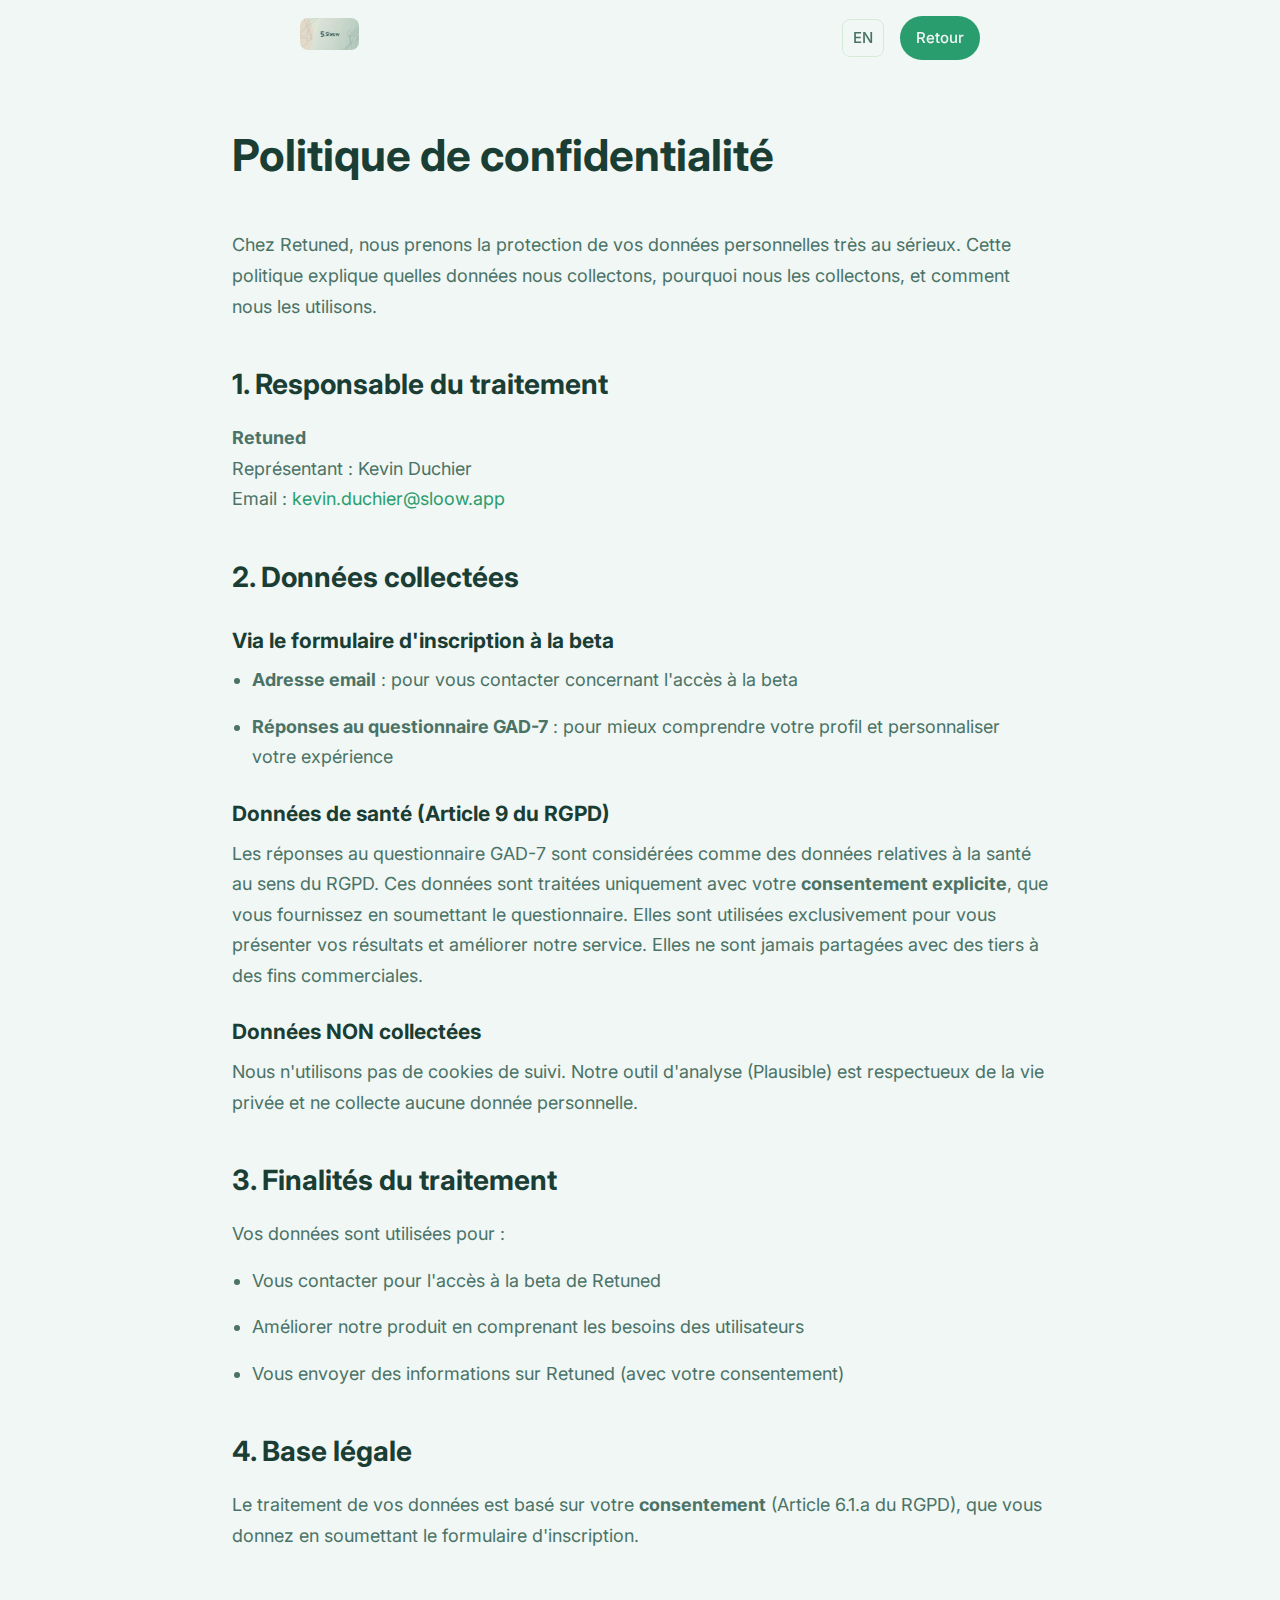
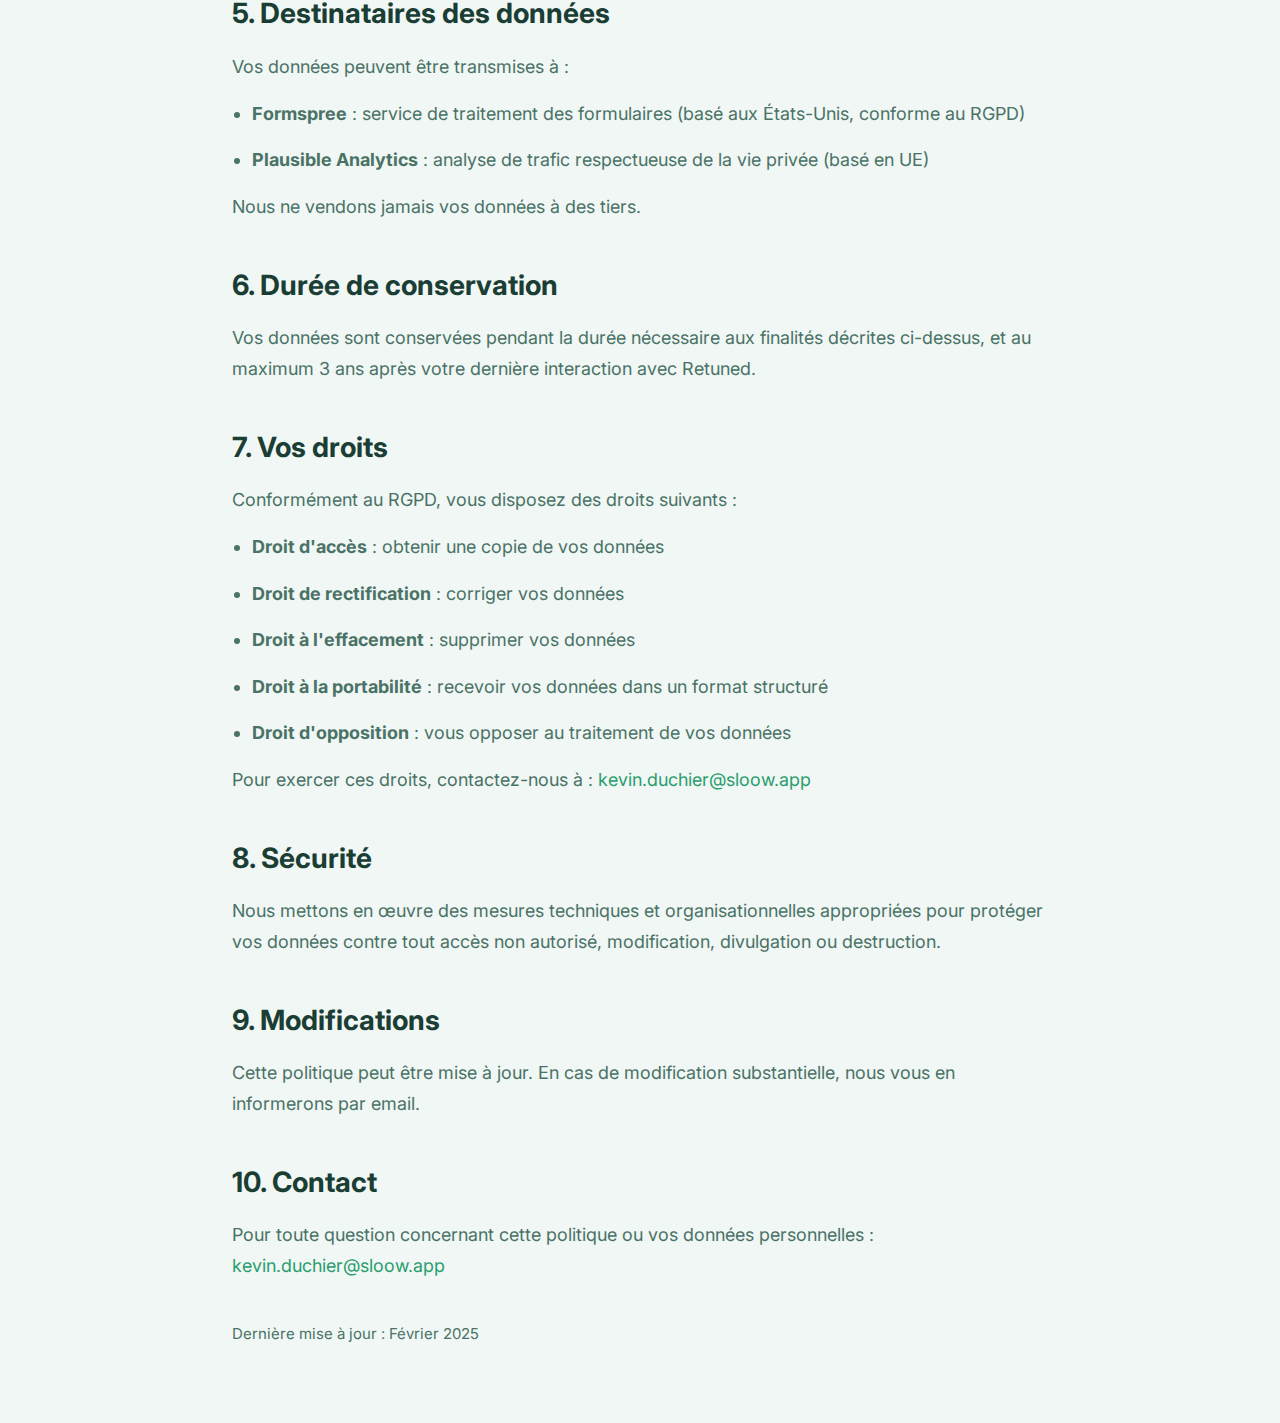
<file: confidentialite.html>
<!DOCTYPE html>
<html lang="fr">
<head>
    <meta charset="UTF-8">
    <meta name="viewport" content="width=device-width, initial-scale=1.0">
    <title>Politique de confidentialité — Retuned</title>
    <meta name="robots" content="noindex">
    <link rel="icon" type="image/svg+xml" href="assets/favicon.svg">
    <link rel="preconnect" href="https://fonts.googleapis.com">
    <link rel="preconnect" href="https://fonts.gstatic.com" crossorigin>
    <link href="https://fonts.googleapis.com/css2?family=Inter:wght@400;500;600&display=swap" rel="stylesheet">
    <link rel="stylesheet" href="styles.css">
    <style>
        .legal-page { padding: 120px 0 60px; min-height: 100vh; }
        .legal-page h1 { font-size: var(--font-size-2xl); margin-bottom: var(--spacing-lg); }
        .legal-page h2 { font-size: var(--font-size-xl); margin: var(--spacing-lg) 0 var(--spacing-sm); }
        .legal-page h3 { font-size: var(--font-size-lg); margin: var(--spacing-md) 0 var(--spacing-xs); }
        .legal-page p, .legal-page li { color: var(--color-text-muted); line-height: 1.7; margin-bottom: var(--spacing-sm); }
        .legal-page ul { padding-left: 20px; }
        .legal-page a { color: var(--color-primary); }
    </style>
</head>
<body>
    <nav class="nav">
        <div class="nav-container">
            <a href="/" class="logo">
                <img src="assets/logo-banner.jpg" alt="Retuned">
            </a>
            <div class="nav-right">
                <a href="/en/privacy.html" class="lang-switch" title="English version">EN</a>
                <a href="/" class="nav-cta">Retour</a>
            </div>
        </div>
    </nav>

    <section class="legal-page">
        <div class="container">
            <h1>Politique de confidentialité</h1>

            <p>
                Chez Retuned, nous prenons la protection de vos données personnelles très au sérieux. Cette politique explique quelles données nous collectons, pourquoi nous les collectons, et comment nous les utilisons.
            </p>

            <h2>1. Responsable du traitement</h2>
            <p>
                <strong>Retuned</strong><br>
                Représentant : Kevin Duchier<br>
                Email : <a href="mailto:kevin.duchier@sloow.app">kevin.duchier@sloow.app</a>
            </p>

            <h2>2. Données collectées</h2>

            <h3>Via le formulaire d'inscription à la beta</h3>
            <ul>
                <li><strong>Adresse email</strong> : pour vous contacter concernant l'accès à la beta</li>
                <li><strong>Réponses au questionnaire GAD-7</strong> : pour mieux comprendre votre profil et personnaliser votre expérience</li>
            </ul>

            <h3>Données de santé (Article 9 du RGPD)</h3>
            <p>
                Les réponses au questionnaire GAD-7 sont considérées comme des données relatives à la santé au sens du RGPD. Ces données sont traitées uniquement avec votre <strong>consentement explicite</strong>, que vous fournissez en soumettant le questionnaire. Elles sont utilisées exclusivement pour vous présenter vos résultats et améliorer notre service. Elles ne sont jamais partagées avec des tiers à des fins commerciales.
            </p>

            <h3>Données NON collectées</h3>
            <p>
                Nous n'utilisons pas de cookies de suivi. Notre outil d'analyse (Plausible) est respectueux de la vie privée et ne collecte aucune donnée personnelle.
            </p>

            <h2>3. Finalités du traitement</h2>
            <p>Vos données sont utilisées pour :</p>
            <ul>
                <li>Vous contacter pour l'accès à la beta de Retuned</li>
                <li>Améliorer notre produit en comprenant les besoins des utilisateurs</li>
                <li>Vous envoyer des informations sur Retuned (avec votre consentement)</li>
            </ul>

            <h2>4. Base légale</h2>
            <p>
                Le traitement de vos données est basé sur votre <strong>consentement</strong> (Article 6.1.a du RGPD), que vous donnez en soumettant le formulaire d'inscription.
            </p>

            <h2>5. Destinataires des données</h2>
            <p>Vos données peuvent être transmises à :</p>
            <ul>
                <li><strong>Formspree</strong> : service de traitement des formulaires (basé aux États-Unis, conforme au RGPD)</li>
                <li><strong>Plausible Analytics</strong> : analyse de trafic respectueuse de la vie privée (basé en UE)</li>
            </ul>
            <p>Nous ne vendons jamais vos données à des tiers.</p>

            <h2>6. Durée de conservation</h2>
            <p>
                Vos données sont conservées pendant la durée nécessaire aux finalités décrites ci-dessus, et au maximum 3 ans après votre dernière interaction avec Retuned.
            </p>

            <h2>7. Vos droits</h2>
            <p>Conformément au RGPD, vous disposez des droits suivants :</p>
            <ul>
                <li><strong>Droit d'accès</strong> : obtenir une copie de vos données</li>
                <li><strong>Droit de rectification</strong> : corriger vos données</li>
                <li><strong>Droit à l'effacement</strong> : supprimer vos données</li>
                <li><strong>Droit à la portabilité</strong> : recevoir vos données dans un format structuré</li>
                <li><strong>Droit d'opposition</strong> : vous opposer au traitement de vos données</li>
            </ul>
            <p>
                Pour exercer ces droits, contactez-nous à : <a href="mailto:kevin.duchier@sloow.app">kevin.duchier@sloow.app</a>
            </p>

            <h2>8. Sécurité</h2>
            <p>
                Nous mettons en œuvre des mesures techniques et organisationnelles appropriées pour protéger vos données contre tout accès non autorisé, modification, divulgation ou destruction.
            </p>

            <h2>9. Modifications</h2>
            <p>
                Cette politique peut être mise à jour. En cas de modification substantielle, nous vous en informerons par email.
            </p>

            <h2>10. Contact</h2>
            <p>
                Pour toute question concernant cette politique ou vos données personnelles :<br>
                <a href="mailto:kevin.duchier@sloow.app">kevin.duchier@sloow.app</a>
            </p>

            <p style="margin-top: var(--spacing-lg); font-size: var(--font-size-sm);">
                Dernière mise à jour : Février 2025
            </p>
        </div>
    </section>
</body>
</html>
</file>
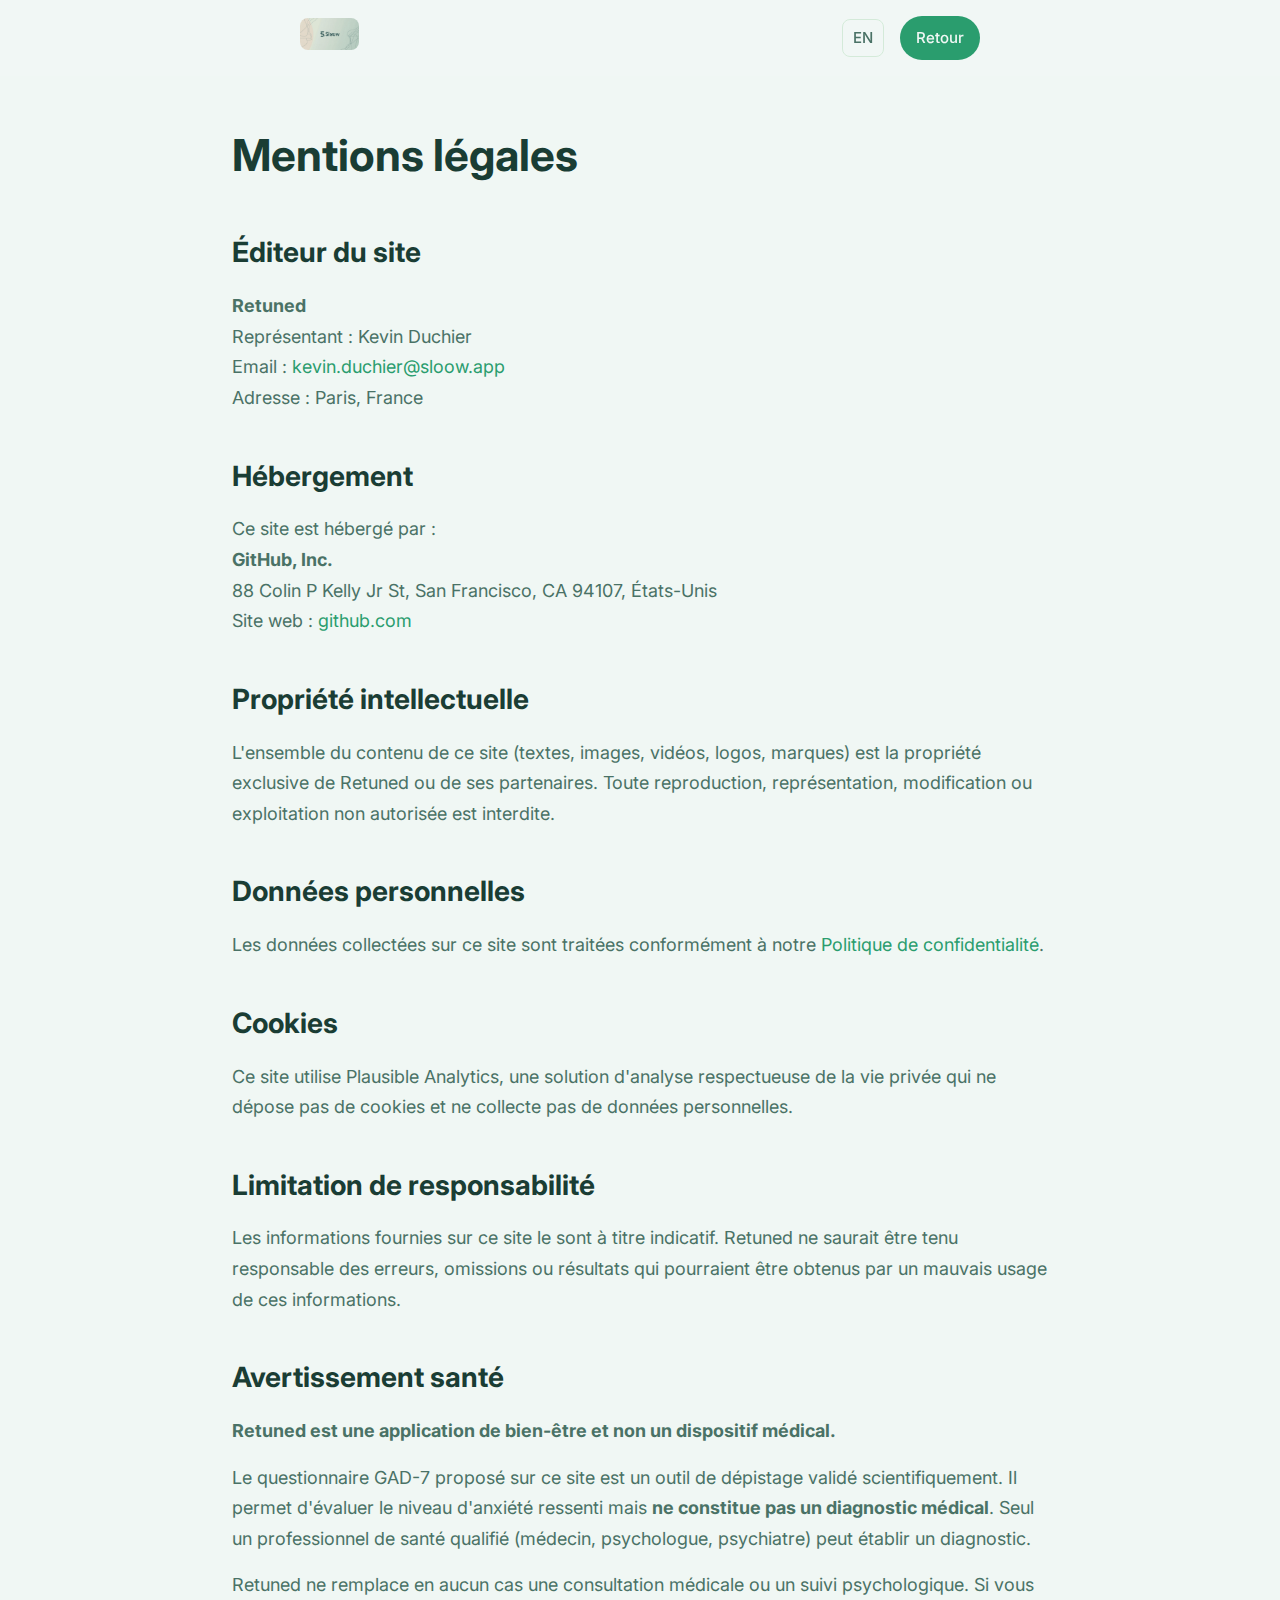
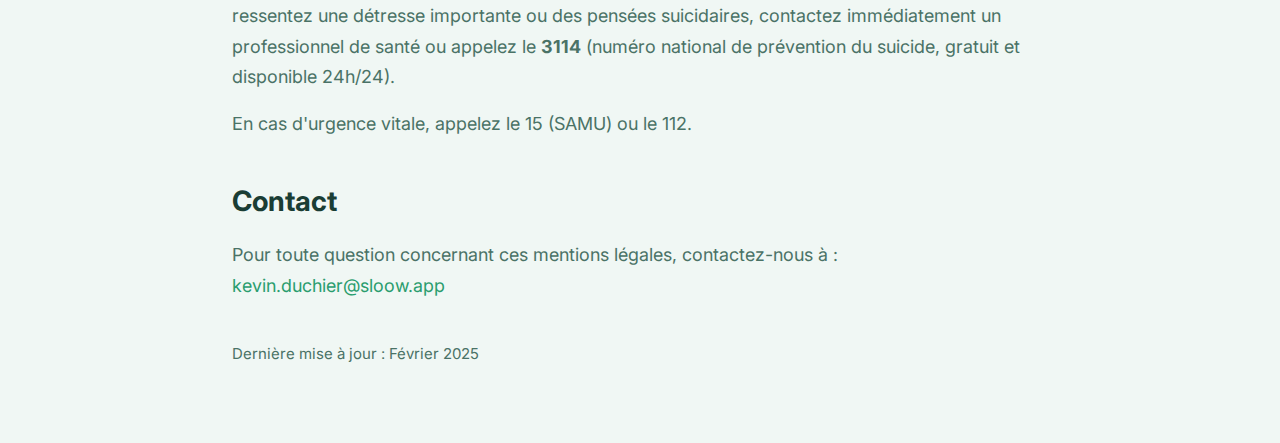
<file: mentions-legales.html>
<!DOCTYPE html>
<html lang="fr">
<head>
    <meta charset="UTF-8">
    <meta name="viewport" content="width=device-width, initial-scale=1.0">
    <title>Mentions légales — Retuned</title>
    <meta name="robots" content="noindex">
    <link rel="icon" type="image/svg+xml" href="assets/favicon.svg">
    <link rel="preconnect" href="https://fonts.googleapis.com">
    <link rel="preconnect" href="https://fonts.gstatic.com" crossorigin>
    <link href="https://fonts.googleapis.com/css2?family=Inter:wght@400;500;600&display=swap" rel="stylesheet">
    <link rel="stylesheet" href="styles.css">
    <style>
        .legal-page { padding: 120px 0 60px; min-height: 100vh; }
        .legal-page h1 { font-size: var(--font-size-2xl); margin-bottom: var(--spacing-lg); }
        .legal-page h2 { font-size: var(--font-size-xl); margin: var(--spacing-lg) 0 var(--spacing-sm); }
        .legal-page p, .legal-page li { color: var(--color-text-muted); line-height: 1.7; margin-bottom: var(--spacing-sm); }
        .legal-page ul { padding-left: 20px; }
        .legal-page a { color: var(--color-primary); }
    </style>
</head>
<body>
    <nav class="nav">
        <div class="nav-container">
            <a href="/" class="logo">
                <img src="assets/logo-banner.jpg" alt="Retuned">
            </a>
            <div class="nav-right">
                <a href="/en/legal.html" class="lang-switch" title="English version">EN</a>
                <a href="/" class="nav-cta">Retour</a>
            </div>
        </div>
    </nav>

    <section class="legal-page">
        <div class="container">
            <h1>Mentions légales</h1>

            <h2>Éditeur du site</h2>
            <p>
                <strong>Retuned</strong><br>
                Représentant : Kevin Duchier<br>
                Email : <a href="mailto:kevin.duchier@sloow.app">kevin.duchier@sloow.app</a><br>
                Adresse : Paris, France
            </p>

            <h2>Hébergement</h2>
            <p>
                Ce site est hébergé par :<br>
                <strong>GitHub, Inc.</strong><br>
                88 Colin P Kelly Jr St, San Francisco, CA 94107, États-Unis<br>
                Site web : <a href="https://github.com" target="_blank">github.com</a>
            </p>

            <h2>Propriété intellectuelle</h2>
            <p>
                L'ensemble du contenu de ce site (textes, images, vidéos, logos, marques) est la propriété exclusive de Retuned ou de ses partenaires. Toute reproduction, représentation, modification ou exploitation non autorisée est interdite.
            </p>

            <h2>Données personnelles</h2>
            <p>
                Les données collectées sur ce site sont traitées conformément à notre <a href="/confidentialite.html">Politique de confidentialité</a>.
            </p>

            <h2>Cookies</h2>
            <p>
                Ce site utilise Plausible Analytics, une solution d'analyse respectueuse de la vie privée qui ne dépose pas de cookies et ne collecte pas de données personnelles.
            </p>

            <h2>Limitation de responsabilité</h2>
            <p>
                Les informations fournies sur ce site le sont à titre indicatif. Retuned ne saurait être tenu responsable des erreurs, omissions ou résultats qui pourraient être obtenus par un mauvais usage de ces informations.
            </p>

            <h2>Avertissement santé</h2>
            <p>
                <strong>Retuned est une application de bien-être et non un dispositif médical.</strong>
            </p>
            <p>
                Le questionnaire GAD-7 proposé sur ce site est un outil de dépistage validé scientifiquement. Il permet d'évaluer le niveau d'anxiété ressenti mais <strong>ne constitue pas un diagnostic médical</strong>. Seul un professionnel de santé qualifié (médecin, psychologue, psychiatre) peut établir un diagnostic.
            </p>
            <p>
                Retuned ne remplace en aucun cas une consultation médicale ou un suivi psychologique. Si vous ressentez une détresse importante ou des pensées suicidaires, contactez immédiatement un professionnel de santé ou appelez le <strong>3114</strong> (numéro national de prévention du suicide, gratuit et disponible 24h/24).
            </p>
            <p>
                En cas d'urgence vitale, appelez le 15 (SAMU) ou le 112.
            </p>

            <h2>Contact</h2>
            <p>
                Pour toute question concernant ces mentions légales, contactez-nous à : <a href="mailto:kevin.duchier@sloow.app">kevin.duchier@sloow.app</a>
            </p>

            <p style="margin-top: var(--spacing-lg); font-size: var(--font-size-sm);">
                Dernière mise à jour : Février 2025
            </p>
        </div>
    </section>
</body>
</html>
</file>
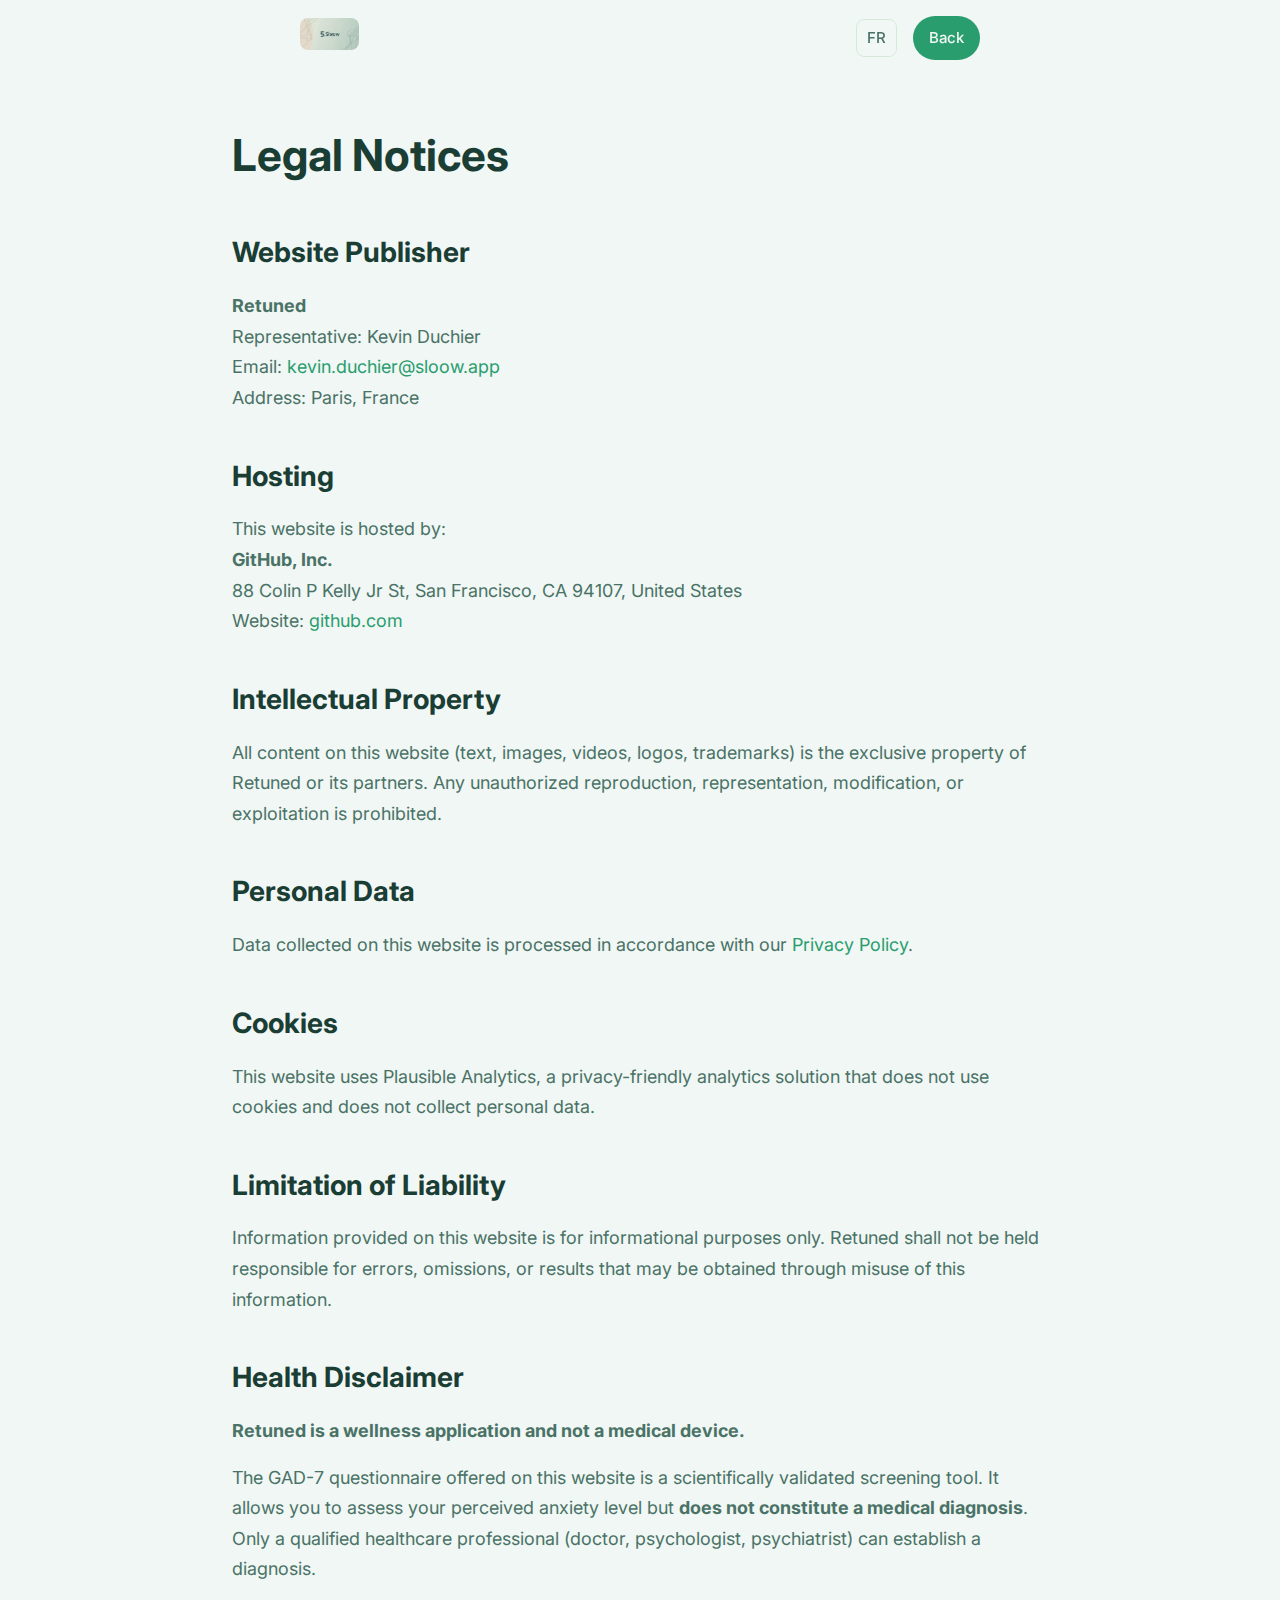
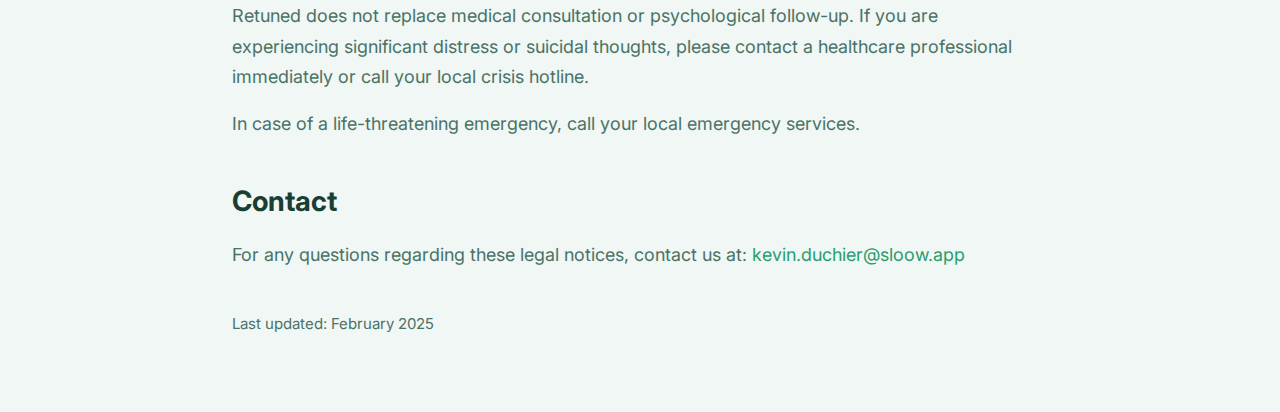
<file: en/legal.html>
<!DOCTYPE html>
<html lang="en">
<head>
    <meta charset="UTF-8">
    <meta name="viewport" content="width=device-width, initial-scale=1.0">
    <title>Legal Notices — Retuned</title>
    <meta name="robots" content="noindex">
    <link rel="icon" type="image/svg+xml" href="../assets/favicon.svg">
    <link rel="preconnect" href="https://fonts.googleapis.com">
    <link rel="preconnect" href="https://fonts.gstatic.com" crossorigin>
    <link href="https://fonts.googleapis.com/css2?family=Inter:wght@400;500;600&display=swap" rel="stylesheet">
    <link rel="stylesheet" href="../styles.css">
    <style>
        .legal-page { padding: 120px 0 60px; min-height: 100vh; }
        .legal-page h1 { font-size: var(--font-size-2xl); margin-bottom: var(--spacing-lg); }
        .legal-page h2 { font-size: var(--font-size-xl); margin: var(--spacing-lg) 0 var(--spacing-sm); }
        .legal-page p, .legal-page li { color: var(--color-text-muted); line-height: 1.7; margin-bottom: var(--spacing-sm); }
        .legal-page ul { padding-left: 20px; }
        .legal-page a { color: var(--color-primary); }
    </style>
</head>
<body>
    <nav class="nav">
        <div class="nav-container">
            <a href="/en/" class="logo">
                <img src="../assets/logo-banner.jpg" alt="Retuned">
            </a>
            <div class="nav-right">
                <a href="/mentions-legales.html" class="lang-switch" title="Version française">FR</a>
                <a href="/en/" class="nav-cta">Back</a>
            </div>
        </div>
    </nav>

    <section class="legal-page">
        <div class="container">
            <h1>Legal Notices</h1>

            <h2>Website Publisher</h2>
            <p>
                <strong>Retuned</strong><br>
                Representative: Kevin Duchier<br>
                Email: <a href="mailto:kevin.duchier@sloow.app">kevin.duchier@sloow.app</a><br>
                Address: Paris, France
            </p>

            <h2>Hosting</h2>
            <p>
                This website is hosted by:<br>
                <strong>GitHub, Inc.</strong><br>
                88 Colin P Kelly Jr St, San Francisco, CA 94107, United States<br>
                Website: <a href="https://github.com" target="_blank">github.com</a>
            </p>

            <h2>Intellectual Property</h2>
            <p>
                All content on this website (text, images, videos, logos, trademarks) is the exclusive property of Retuned or its partners. Any unauthorized reproduction, representation, modification, or exploitation is prohibited.
            </p>

            <h2>Personal Data</h2>
            <p>
                Data collected on this website is processed in accordance with our <a href="/en/privacy.html">Privacy Policy</a>.
            </p>

            <h2>Cookies</h2>
            <p>
                This website uses Plausible Analytics, a privacy-friendly analytics solution that does not use cookies and does not collect personal data.
            </p>

            <h2>Limitation of Liability</h2>
            <p>
                Information provided on this website is for informational purposes only. Retuned shall not be held responsible for errors, omissions, or results that may be obtained through misuse of this information.
            </p>

            <h2>Health Disclaimer</h2>
            <p>
                <strong>Retuned is a wellness application and not a medical device.</strong>
            </p>
            <p>
                The GAD-7 questionnaire offered on this website is a scientifically validated screening tool. It allows you to assess your perceived anxiety level but <strong>does not constitute a medical diagnosis</strong>. Only a qualified healthcare professional (doctor, psychologist, psychiatrist) can establish a diagnosis.
            </p>
            <p>
                Retuned does not replace medical consultation or psychological follow-up. If you are experiencing significant distress or suicidal thoughts, please contact a healthcare professional immediately or call your local crisis hotline.
            </p>
            <p>
                In case of a life-threatening emergency, call your local emergency services.
            </p>

            <h2>Contact</h2>
            <p>
                For any questions regarding these legal notices, contact us at: <a href="mailto:kevin.duchier@sloow.app">kevin.duchier@sloow.app</a>
            </p>

            <p style="margin-top: var(--spacing-lg); font-size: var(--font-size-sm);">
                Last updated: February 2025
            </p>
        </div>
    </section>
</body>
</html>
</file>
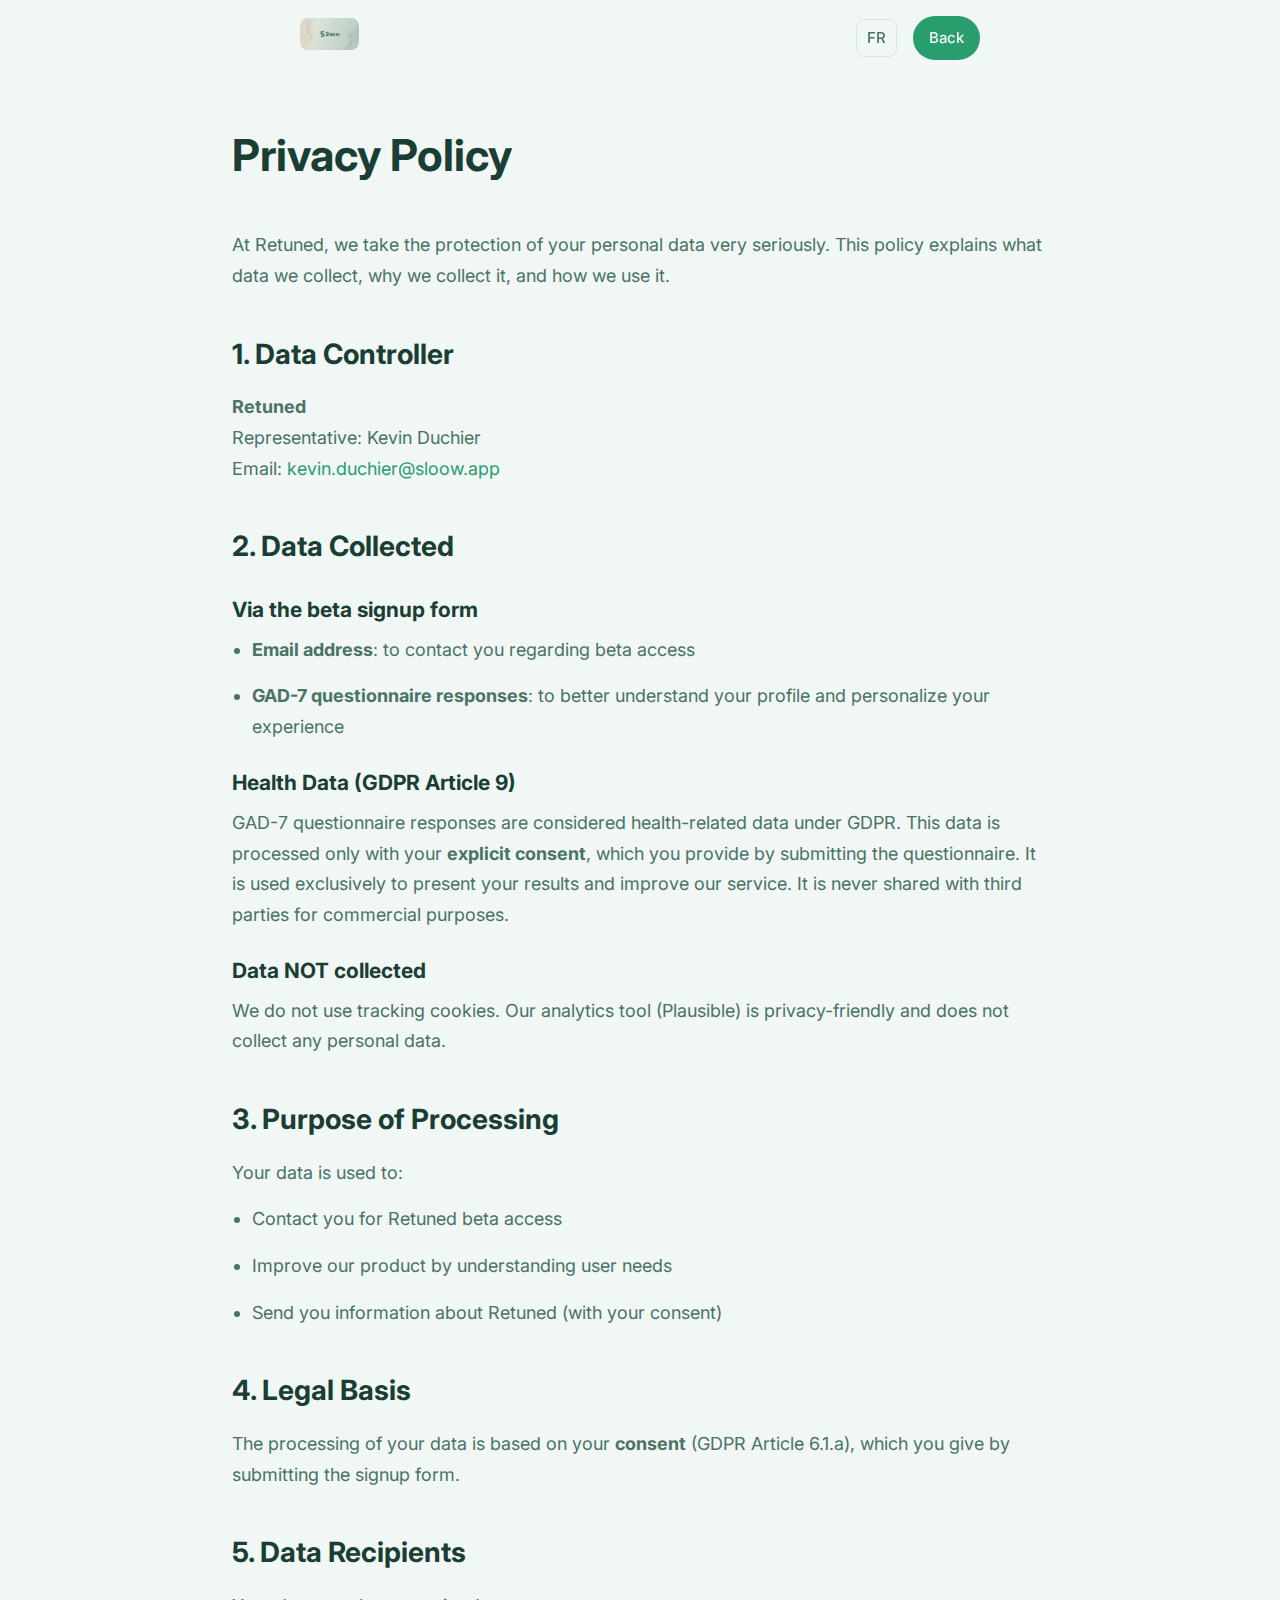
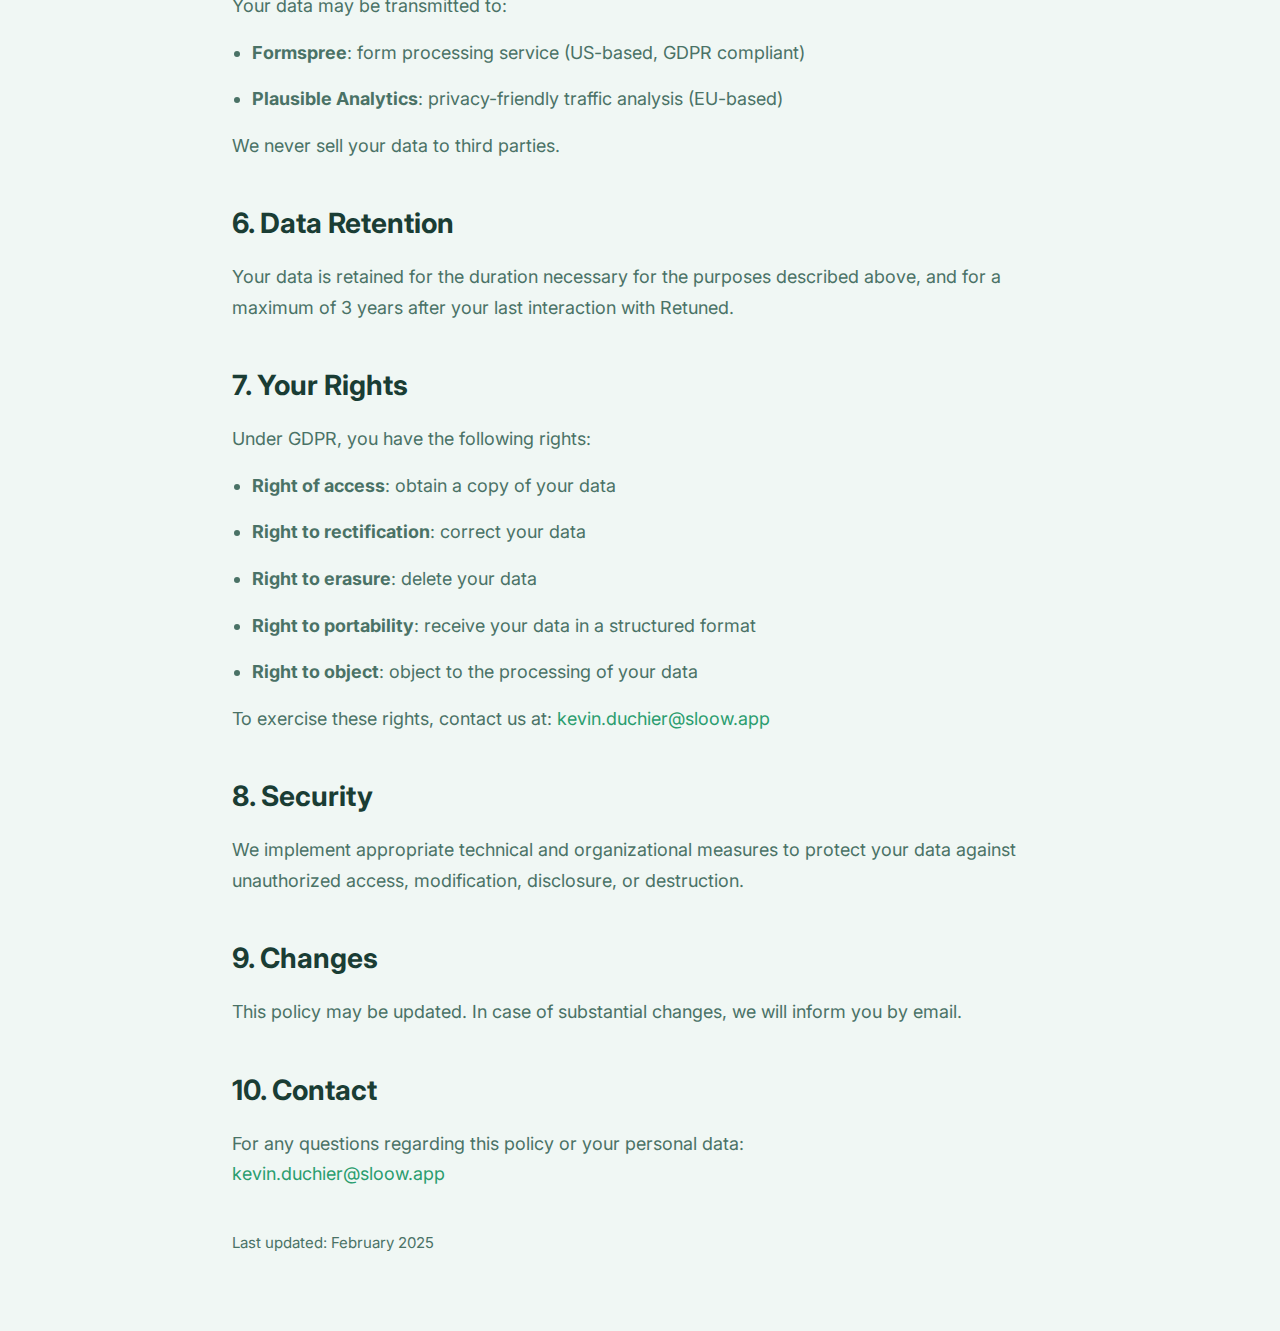
<file: en/privacy.html>
<!DOCTYPE html>
<html lang="en">
<head>
    <meta charset="UTF-8">
    <meta name="viewport" content="width=device-width, initial-scale=1.0">
    <title>Privacy Policy — Retuned</title>
    <meta name="robots" content="noindex">
    <link rel="icon" type="image/svg+xml" href="../assets/favicon.svg">
    <link rel="preconnect" href="https://fonts.googleapis.com">
    <link rel="preconnect" href="https://fonts.gstatic.com" crossorigin>
    <link href="https://fonts.googleapis.com/css2?family=Inter:wght@400;500;600&display=swap" rel="stylesheet">
    <link rel="stylesheet" href="../styles.css">
    <style>
        .legal-page { padding: 120px 0 60px; min-height: 100vh; }
        .legal-page h1 { font-size: var(--font-size-2xl); margin-bottom: var(--spacing-lg); }
        .legal-page h2 { font-size: var(--font-size-xl); margin: var(--spacing-lg) 0 var(--spacing-sm); }
        .legal-page h3 { font-size: var(--font-size-lg); margin: var(--spacing-md) 0 var(--spacing-xs); }
        .legal-page p, .legal-page li { color: var(--color-text-muted); line-height: 1.7; margin-bottom: var(--spacing-sm); }
        .legal-page ul { padding-left: 20px; }
        .legal-page a { color: var(--color-primary); }
    </style>
</head>
<body>
    <nav class="nav">
        <div class="nav-container">
            <a href="/en/" class="logo">
                <img src="../assets/logo-banner.jpg" alt="Retuned">
            </a>
            <div class="nav-right">
                <a href="/confidentialite.html" class="lang-switch" title="Version française">FR</a>
                <a href="/en/" class="nav-cta">Back</a>
            </div>
        </div>
    </nav>

    <section class="legal-page">
        <div class="container">
            <h1>Privacy Policy</h1>

            <p>
                At Retuned, we take the protection of your personal data very seriously. This policy explains what data we collect, why we collect it, and how we use it.
            </p>

            <h2>1. Data Controller</h2>
            <p>
                <strong>Retuned</strong><br>
                Representative: Kevin Duchier<br>
                Email: <a href="mailto:kevin.duchier@sloow.app">kevin.duchier@sloow.app</a>
            </p>

            <h2>2. Data Collected</h2>

            <h3>Via the beta signup form</h3>
            <ul>
                <li><strong>Email address</strong>: to contact you regarding beta access</li>
                <li><strong>GAD-7 questionnaire responses</strong>: to better understand your profile and personalize your experience</li>
            </ul>

            <h3>Health Data (GDPR Article 9)</h3>
            <p>
                GAD-7 questionnaire responses are considered health-related data under GDPR. This data is processed only with your <strong>explicit consent</strong>, which you provide by submitting the questionnaire. It is used exclusively to present your results and improve our service. It is never shared with third parties for commercial purposes.
            </p>

            <h3>Data NOT collected</h3>
            <p>
                We do not use tracking cookies. Our analytics tool (Plausible) is privacy-friendly and does not collect any personal data.
            </p>

            <h2>3. Purpose of Processing</h2>
            <p>Your data is used to:</p>
            <ul>
                <li>Contact you for Retuned beta access</li>
                <li>Improve our product by understanding user needs</li>
                <li>Send you information about Retuned (with your consent)</li>
            </ul>

            <h2>4. Legal Basis</h2>
            <p>
                The processing of your data is based on your <strong>consent</strong> (GDPR Article 6.1.a), which you give by submitting the signup form.
            </p>

            <h2>5. Data Recipients</h2>
            <p>Your data may be transmitted to:</p>
            <ul>
                <li><strong>Formspree</strong>: form processing service (US-based, GDPR compliant)</li>
                <li><strong>Plausible Analytics</strong>: privacy-friendly traffic analysis (EU-based)</li>
            </ul>
            <p>We never sell your data to third parties.</p>

            <h2>6. Data Retention</h2>
            <p>
                Your data is retained for the duration necessary for the purposes described above, and for a maximum of 3 years after your last interaction with Retuned.
            </p>

            <h2>7. Your Rights</h2>
            <p>Under GDPR, you have the following rights:</p>
            <ul>
                <li><strong>Right of access</strong>: obtain a copy of your data</li>
                <li><strong>Right to rectification</strong>: correct your data</li>
                <li><strong>Right to erasure</strong>: delete your data</li>
                <li><strong>Right to portability</strong>: receive your data in a structured format</li>
                <li><strong>Right to object</strong>: object to the processing of your data</li>
            </ul>
            <p>
                To exercise these rights, contact us at: <a href="mailto:kevin.duchier@sloow.app">kevin.duchier@sloow.app</a>
            </p>

            <h2>8. Security</h2>
            <p>
                We implement appropriate technical and organizational measures to protect your data against unauthorized access, modification, disclosure, or destruction.
            </p>

            <h2>9. Changes</h2>
            <p>
                This policy may be updated. In case of substantial changes, we will inform you by email.
            </p>

            <h2>10. Contact</h2>
            <p>
                For any questions regarding this policy or your personal data:<br>
                <a href="mailto:kevin.duchier@sloow.app">kevin.duchier@sloow.app</a>
            </p>

            <p style="margin-top: var(--spacing-lg); font-size: var(--font-size-sm);">
                Last updated: February 2025
            </p>
        </div>
    </section>
</body>
</html>
</file>
<file: styles.css>
/* ===== Variables - Retuned Brand Colors (Fresh Greens) ===== */
:root {
    --color-bg: #f0f7f4;
    --color-bg-elevated: #ffffff;
    --color-bg-sage: #d4ead9;
    --color-text: #1a3d34;
    --color-text-muted: #4a7266;
    --color-primary: #2a9d6e;
    --color-primary-light: #3eb382;
    --color-accent: #a8e6cf;
    --color-accent-dark: #7dd3ae;
    --color-line: #2a9d6e;

    --font-family: 'Inter', -apple-system, BlinkMacSystemFont, sans-serif;

    /* Mobile-first font sizes - 4 sizes max for consistency */
    --font-size-base: 17px;
    --font-size-sm: 15px;
    --font-size-lg: 20px;
    --font-size-xl: 24px;
    --font-size-2xl: 30px;

    /* 8-point grid spacing system */
    --spacing-xs: 8px;
    --spacing-sm: 16px;
    --spacing-md: 24px;
    --spacing-lg: 40px;
    --spacing-xl: 56px;
    --spacing-2xl: 80px;

    /* Line heights - more breathing room */
    --line-height-tight: 1.3;
    --line-height-base: 1.65;
    --line-height-relaxed: 1.75;

    /* Max width for readable text (45-75 characters) */
    --text-max-width: 60ch;

    --radius-sm: 8px;
    --radius-md: 12px;
    --radius-lg: 20px;
    --radius-full: 9999px;

    --transition: 0.3s ease;
}

/* ===== Reset ===== */
*, *::before, *::after {
    box-sizing: border-box;
    margin: 0;
    padding: 0;
}

html {
    scroll-behavior: smooth;
    -webkit-text-size-adjust: 100%;
}

body {
    font-family: var(--font-family);
    font-size: var(--font-size-base);
    line-height: 1.6;
    color: var(--color-text);
    background-color: var(--color-bg);
    -webkit-font-smoothing: antialiased;
    padding-bottom: 80px; /* Space for mobile sticky CTA */
}

a {
    color: inherit;
    text-decoration: none;
}

img {
    max-width: 100%;
    height: auto;
}

/* ===== Layout ===== */
.container {
    max-width: 720px;
    margin: 0 auto;
    padding: 0 24px;
}

/* Text container for optimal line length */
.text-content {
    max-width: var(--text-max-width);
    margin-left: auto;
    margin-right: auto;
}

/* ===== Navigation ===== */
.nav {
    position: fixed;
    top: 0;
    left: 0;
    right: 0;
    z-index: 100;
    padding: var(--spacing-sm) 0;
    background: rgba(240, 247, 244, 0.95);
    backdrop-filter: blur(20px);
    -webkit-backdrop-filter: blur(20px);
}

.nav-container {
    max-width: 720px;
    margin: 0 auto;
    padding: 0 20px;
    display: flex;
    justify-content: space-between;
    align-items: center;
}

.logo img {
    height: 32px;
    width: auto;
    border-radius: var(--radius-sm);
}

.nav-cta {
    font-size: var(--font-size-sm);
    font-weight: 500;
    padding: 10px 16px;
    border-radius: var(--radius-full);
    background: var(--color-primary);
    color: var(--color-bg);
    transition: opacity var(--transition);
}

.nav-cta:hover {
    opacity: 0.9;
}

/* ===== Section Labels ===== */
.section-label {
    display: inline-block;
    font-size: var(--font-size-sm);
    font-weight: 500;
    text-transform: uppercase;
    letter-spacing: 0.08em;
    color: var(--color-text-muted);
    margin-bottom: var(--spacing-sm);
}

/* ===== Hero ===== */
.hero {
    min-height: 100svh;
    min-height: 100vh; /* Fallback */
    display: flex;
    align-items: center;
    padding: 88px 0 var(--spacing-lg);
    position: relative;
    overflow: hidden;
    background: linear-gradient(180deg, var(--color-bg) 0%, var(--color-bg-sage) 100%);
}

.hero .container {
    display: flex;
    flex-direction: column;
    gap: var(--spacing-md);
}

.hero-content {
    text-align: center;
    max-width: var(--text-max-width);
    margin: 0 auto;
}

.hero-eyebrow {
    display: inline-block;
    font-size: var(--font-size-sm);
    font-weight: 600;
    text-transform: uppercase;
    letter-spacing: 0.08em;
    color: var(--color-primary);
    background: var(--color-accent);
    padding: 6px 12px;
    border-radius: var(--radius-full);
    margin-bottom: var(--spacing-sm);
}

/* Scarcity Badge */
.scarcity-badge {
    display: inline-flex;
    align-items: center;
    gap: 8px;
    background: rgba(42, 157, 110, 0.1);
    border: 1px solid rgba(42, 157, 110, 0.3);
    padding: 8px 16px;
    border-radius: var(--radius-full);
    margin-bottom: var(--spacing-sm);
    font-size: var(--font-size-sm);
    color: var(--color-text);
}

.scarcity-dot {
    width: 8px;
    height: 8px;
    background: #e74c3c;
    border-radius: 50%;
    animation: pulse-dot 2s ease-in-out infinite;
}

@keyframes pulse-dot {
    0%, 100% { opacity: 1; }
    50% { opacity: 0.4; }
}

.scarcity-text strong {
    color: var(--color-primary);
    font-weight: 700;
}

.hero h1 {
    font-size: var(--font-size-2xl);
    font-weight: 600;
    line-height: var(--line-height-tight);
    letter-spacing: -0.02em;
    margin-bottom: var(--spacing-sm);
    color: var(--color-text);
}

.hero .highlight {
    display: block;
    color: var(--color-text-muted);
    font-weight: 500;
    margin-top: 4px;
}

.hero-subtitle {
    font-size: var(--font-size-base);
    color: var(--color-text-muted);
    line-height: var(--line-height-relaxed);
    margin-bottom: var(--spacing-sm);
}

.hero-cta {
    display: inline-block;
    padding: 16px 32px;
    font-size: var(--font-size-base);
    font-weight: 600;
    color: var(--color-bg);
    background: var(--color-primary);
    border-radius: var(--radius-md);
    transition: transform var(--transition), opacity var(--transition);
}

.hero-cta:hover {
    opacity: 0.9;
    transform: translateY(-2px);
}

.hero-visual {
    position: relative;
    display: flex;
    align-items: center;
    justify-content: center;
    height: 200px;
    width: 100%;
    order: -1;
}

/* Pulse Animation with Ricochets */
.pulse-center {
    position: absolute;
    top: 50%;
    left: 50%;
    transform: translate(-50%, -50%);
}

.pulse-ring {
    position: absolute;
    width: 120px;
    height: 120px;
    top: 50%;
    left: 50%;
    transform: translate(-50%, -50%);
    border-radius: 50%;
    border: 2px solid var(--color-primary);
    opacity: 0;
    animation: pulse 6s ease-out infinite;
}

.pulse-ring.small {
    width: 80px;
    height: 80px;
    border-width: 1.5px;
}

.pulse-ring.tiny {
    width: 50px;
    height: 50px;
    border-width: 1px;
}

.pulse-ring.delay-1 { animation-delay: 2s; }
.pulse-ring.delay-2 { animation-delay: 4s; }

@keyframes pulse {
    0% {
        transform: translate(-50%, -50%) scale(0.5);
        opacity: 0.6;
    }
    100% {
        transform: translate(-50%, -50%) scale(2.5);
        opacity: 0;
    }
}

/* Ricochet positions - varied timing for organic feel */
.ricochet-1 {
    top: 15%;
    left: 72%;
    animation: ricochet-appear 8s ease-out infinite;
    animation-delay: 1.2s;
}

.ricochet-2 {
    top: 78%;
    left: 22%;
    animation: ricochet-appear 9s ease-out infinite;
    animation-delay: 2.8s;
}

.ricochet-3 {
    top: 65%;
    left: 85%;
    animation: ricochet-appear 7s ease-out infinite;
    animation-delay: 0.5s;
}

.ricochet-4 {
    top: 25%;
    left: 15%;
    animation: ricochet-appear 10s ease-out infinite;
    animation-delay: 4.2s;
}

.ricochet-5 {
    top: 85%;
    left: 65%;
    animation: ricochet-appear 8.5s ease-out infinite;
    animation-delay: 3.5s;
}

.ricochet-1 .pulse-ring,
.ricochet-2 .pulse-ring,
.ricochet-3 .pulse-ring,
.ricochet-4 .pulse-ring,
.ricochet-5 .pulse-ring {
    animation-delay: 0s;
}

.ricochet-1 .pulse-ring.delay-1 { animation-delay: 1.2s; }
.ricochet-2 .pulse-ring.delay-1 { animation-delay: 0.8s; }

@keyframes ricochet-appear {
    0%, 15% { opacity: 0; }
    20%, 85% { opacity: 1; }
    100% { opacity: 0; }
}

/* ===== Form Note ===== */
.form-note {
    font-size: var(--font-size-sm);
    color: var(--color-text-muted);
    margin-top: var(--spacing-xs);
    text-align: center;
    line-height: var(--line-height-base);
}

/* ===== Validation Section ===== */
.validation {
    padding: var(--spacing-xl) 0 var(--spacing-lg) 0;
    background: var(--color-bg-elevated);
}

.validation h2 {
    font-size: var(--font-size-xl);
    font-weight: 600;
    line-height: var(--line-height-tight);
    margin-bottom: var(--spacing-md);
    text-align: center;
    max-width: var(--text-max-width);
    margin-left: auto;
    margin-right: auto;
}

.symptom-cards {
    display: flex;
    flex-direction: column;
    gap: var(--spacing-sm);
    margin-bottom: var(--spacing-md);
}

.symptom-card {
    background: var(--color-bg);
    padding: var(--spacing-sm);
    border-radius: var(--radius-md);
    border-left: 3px solid var(--color-primary);
}

.symptom-card p {
    font-size: var(--font-size-base);
    color: var(--color-text);
    line-height: var(--line-height-base);
    margin: 0;
}

.validation-conclusion {
    text-align: center;
    font-size: var(--font-size-base);
    line-height: var(--line-height-base);
    color: var(--color-text-muted);
    max-width: var(--text-max-width);
    margin: 0 auto;
}

.validation-conclusion strong {
    color: var(--color-text);
    display: block;
    margin-top: var(--spacing-xs);
}

/* ===== App Preview Section ===== */
.app-preview {
    padding: var(--spacing-lg) 0;
    background: var(--color-bg);
}

.app-preview-content {
    display: flex;
    flex-direction: column;
    gap: var(--spacing-md);
    align-items: center;
}

.app-preview-text {
    text-align: center;
    max-width: var(--text-max-width);
}

.app-preview-text h2 {
    font-size: var(--font-size-xl);
    font-weight: 600;
    line-height: var(--line-height-tight);
    margin-bottom: var(--spacing-xs);
}

.app-preview-text p {
    color: var(--color-text-muted);
    margin-bottom: var(--spacing-sm);
    line-height: var(--line-height-base);
}

.app-features {
    list-style: none;
    display: flex;
    flex-direction: column;
    gap: 8px;
    text-align: left;
    max-width: 300px;
    margin: 0 auto;
}

.app-features li {
    display: flex;
    align-items: center;
    gap: 10px;
    font-size: var(--font-size-sm);
}

.app-features li::before {
    content: "✓";
    display: flex;
    align-items: center;
    justify-content: center;
    width: 20px;
    height: 20px;
    background: var(--color-accent);
    color: var(--color-primary);
    border-radius: 50%;
    font-size: 12px;
    font-weight: 600;
    flex-shrink: 0;
}

/* Hide phone on mobile, show only on desktop */
.app-preview-phone {
    display: none;
}

.phone-mockup {
    position: relative;
    background: var(--color-text);
    border-radius: 40px;
    padding: 12px;
    box-shadow: 0 25px 50px -12px rgba(0, 0, 0, 0.25);
}

.phone-mockup img {
    width: 100%;
    border-radius: 28px;
    display: block;
}

.phone-placeholder {
    display: none;
}

@media (min-width: 768px) {
    .app-preview {
        padding: var(--spacing-xl) 0;
    }

    .app-preview-content {
        flex-direction: row;
        gap: var(--spacing-lg);
    }

    .app-preview-text {
        flex: 1;
        text-align: left;
    }

    .app-preview-text p {
        margin-bottom: var(--spacing-md);
    }

    .app-features {
        margin: 0;
        gap: 12px;
    }

    .app-features li {
        font-size: var(--font-size-base);
    }

    .app-preview-phone {
        display: block;
        width: 100%;
        max-width: 240px;
        flex-shrink: 0;
    }
}

/* ===== Solution Section ===== */
.solution {
    padding: var(--spacing-xl) 0;
    background: var(--color-bg);
}

.solution h2 {
    font-size: var(--font-size-xl);
    font-weight: 600;
    line-height: 1.3;
    margin-bottom: var(--spacing-sm);
}

.solution-text {
    font-size: var(--font-size-base);
    color: var(--color-text-muted);
    line-height: 1.7;
    margin-bottom: var(--spacing-lg);
}

/* Audio Player */
.audio-player {
    display: flex;
    align-items: center;
    gap: var(--spacing-md);
    padding: var(--spacing-md);
    background: var(--color-bg-elevated);
    border-radius: var(--radius-lg);
    border: 1px solid rgba(45, 74, 71, 0.1);
    margin-bottom: var(--spacing-lg);
}

.play-button {
    width: 56px;
    height: 56px;
    min-width: 56px;
    border-radius: 50%;
    background: var(--color-primary);
    color: var(--color-bg);
    border: none;
    cursor: pointer;
    display: flex;
    align-items: center;
    justify-content: center;
    transition: transform var(--transition), opacity var(--transition);
}

.play-button:hover {
    transform: scale(1.05);
    opacity: 0.9;
}

.play-button svg {
    width: 24px;
    height: 24px;
}

.play-button .play-icon {
    margin-left: 3px;
}

.audio-info {
    flex: 1;
}

.audio-label {
    display: block;
    font-weight: 500;
    margin-bottom: 4px;
}

.audio-sublabel {
    display: block;
    font-size: var(--font-size-sm);
    color: var(--color-text-muted);
}

.audio-player.has-audio .audio-sublabel {
    display: none;
}

.audio-player:not(.has-audio) .play-button {
    opacity: 0.5;
    cursor: not-allowed;
}

/* Steps */
.steps {
    display: flex;
    flex-direction: column;
    gap: var(--spacing-sm);
    margin-bottom: var(--spacing-md);
}

.step {
    display: flex;
    align-items: center;
    gap: var(--spacing-sm);
}

.step-number {
    width: 36px;
    height: 36px;
    min-width: 36px;
    background: var(--color-bg-sage);
    color: var(--color-primary);
    border-radius: 50%;
    display: flex;
    align-items: center;
    justify-content: center;
    font-weight: 600;
    font-size: var(--font-size-sm);
}

.step p {
    margin: 0;
    color: var(--color-text);
}

.steps-note {
    font-size: var(--font-size-sm);
    color: var(--color-text-muted);
    text-align: center;
}

/* ===== Social Proof ===== */
.social-proof {
    padding: var(--spacing-xl) 0;
    background: var(--color-bg-sage);
}

.testimonials {
    display: flex;
    flex-direction: column;
    gap: var(--spacing-sm);
    margin-top: var(--spacing-sm);
}

.testimonial-card {
    background: var(--color-bg-elevated);
    padding: var(--spacing-md);
    border-radius: var(--radius-lg);
}

.testimonial-text {
    font-size: var(--font-size-base);
    line-height: var(--line-height-base);
    margin-bottom: var(--spacing-xs);
    font-style: italic;
}

.testimonial-author {
    font-size: var(--font-size-sm);
    color: var(--color-text-muted);
    font-style: normal;
}

/* ===== Bilan Section ===== */
.bilan-section {
    padding: var(--spacing-xl) 0;
    background: linear-gradient(180deg, var(--color-bg) 0%, var(--color-bg-sage) 100%);
    text-align: center;
}

.bilan-section h2 {
    font-size: var(--font-size-xl);
    font-weight: 600;
    margin-bottom: var(--spacing-sm);
}

.bilan-subtitle {
    font-size: var(--font-size-base);
    color: var(--color-text-muted);
    margin-bottom: var(--spacing-lg);
    line-height: 1.6;
}

.bilan-form {
    display: flex;
    flex-direction: column;
    gap: var(--spacing-sm);
    max-width: 400px;
    margin: 0 auto;
}

.bilan-form input[type="email"] {
    padding: 16px var(--spacing-md);
    font-size: var(--font-size-base);
    font-family: inherit;
    color: var(--color-text);
    background: var(--color-bg-elevated);
    border: 1px solid rgba(45, 74, 71, 0.2);
    border-radius: var(--radius-md);
    outline: none;
    transition: border-color var(--transition);
    min-height: 52px;
}

.bilan-form input[type="email"]::placeholder {
    color: var(--color-text-muted);
}

.bilan-form input[type="email"]:focus {
    border-color: var(--color-primary);
}

.bilan-form button {
    padding: 16px var(--spacing-md);
    font-size: var(--font-size-base);
    font-family: inherit;
    font-weight: 600;
    color: var(--color-bg);
    background: var(--color-primary);
    border: none;
    border-radius: var(--radius-md);
    cursor: pointer;
    transition: opacity var(--transition), transform var(--transition);
    min-height: 52px;
}

.bilan-form button:hover {
    opacity: 0.9;
    transform: translateY(-2px);
}

/* ===== FAQ Section ===== */
.faq-section {
    padding: var(--spacing-xl) 0;
    background: var(--color-bg);
}

.faq-section h2 {
    font-size: var(--font-size-xl);
    font-weight: 600;
    text-align: center;
    margin-bottom: var(--spacing-md);
    line-height: var(--line-height-tight);
}

.faq-list {
    max-width: 560px;
    margin: 0 auto;
}

.faq-item {
    border-bottom: 1px solid var(--color-bg-sage);
    padding: var(--spacing-sm) 0;
}

.faq-item summary {
    font-weight: 600;
    font-size: var(--font-size-base);
    cursor: pointer;
    padding: var(--spacing-xs) 0;
    list-style: none;
    display: flex;
    justify-content: space-between;
    align-items: flex-start;
    gap: var(--spacing-sm);
    line-height: var(--line-height-tight);
}

.faq-item summary::after {
    content: "+";
    font-size: 20px;
    color: var(--color-primary);
    transition: transform 0.2s ease;
    flex-shrink: 0;
}

.faq-item[open] summary::after {
    transform: rotate(45deg);
}

.faq-item summary::-webkit-details-marker {
    display: none;
}

.faq-item p {
    color: var(--color-text-muted);
    line-height: var(--line-height-base);
    padding: var(--spacing-xs) 0 var(--spacing-sm);
    font-size: var(--font-size-base);
}


/* ===== Footer ===== */
.footer {
    padding: var(--spacing-lg) 0 var(--spacing-md);
    background: var(--color-primary);
    color: var(--color-bg);
}

/* Founder Section */
.founder-section {
    display: flex;
    flex-direction: column;
    align-items: center;
    gap: var(--spacing-sm);
    padding-bottom: var(--spacing-md);
    margin-bottom: var(--spacing-md);
    border-bottom: 1px solid rgba(255, 255, 255, 0.15);
    text-align: center;
}

.founder-photo {
    width: 72px;
    height: 72px;
    border-radius: 50%;
    object-fit: cover;
    border: 2px solid rgba(255, 255, 255, 0.3);
}

.founder-info {
    max-width: var(--text-max-width);
}

.founder-quote {
    font-size: var(--font-size-base);
    font-style: italic;
    line-height: var(--line-height-base);
    margin-bottom: 4px;
    color: rgba(255, 255, 255, 0.9);
}

.founder-name {
    font-size: var(--font-size-sm);
    color: rgba(255, 255, 255, 0.7);
}

@media (min-width: 768px) {
    .founder-section {
        flex-direction: row;
        text-align: left;
        gap: var(--spacing-md);
    }

    .founder-photo {
        width: 80px;
        height: 80px;
    }
}

.footer-content {
    display: flex;
    flex-direction: column;
    gap: var(--spacing-md);
    margin-bottom: var(--spacing-md);
}

.logo-text {
    font-size: var(--font-size-xl);
    font-weight: 600;
    display: block;
    margin-bottom: 8px;
}

.footer-brand p {
    color: rgba(232, 239, 233, 0.7);
    font-size: var(--font-size-sm);
    line-height: 1.5;
}

.footer-links {
    display: flex;
    gap: var(--spacing-md);
}

.footer-links a {
    color: rgba(232, 239, 233, 0.7);
    font-size: var(--font-size-sm);
    transition: color var(--transition);
}

.footer-links a:hover {
    color: var(--color-bg);
}

.footer-bottom {
    display: flex;
    flex-direction: column;
    gap: 8px;
    align-items: center;
    text-align: center;
}

.copyright {
    color: rgba(232, 239, 233, 0.5);
    font-size: var(--font-size-sm);
}

.legal-links {
    display: flex;
    gap: var(--spacing-sm);
}

.legal-links a {
    color: rgba(232, 239, 233, 0.5);
    font-size: var(--font-size-sm);
    transition: color var(--transition);
}

.legal-links a:hover {
    color: var(--color-bg);
}

@media (min-width: 768px) {
    .footer-bottom {
        flex-direction: row;
        justify-content: space-between;
    }
}

/* ===== Mobile Sticky CTA ===== */
.mobile-cta {
    position: fixed;
    bottom: 0;
    left: 0;
    right: 0;
    padding: 12px 16px;
    padding-bottom: calc(12px + env(safe-area-inset-bottom, 0px));
    background: rgba(240, 247, 244, 0.95);
    backdrop-filter: blur(20px);
    -webkit-backdrop-filter: blur(20px);
    border-top: 1px solid rgba(42, 157, 110, 0.1);
    z-index: 99;
    transform: translateY(0);
    transition: transform 0.3s ease;
}

.mobile-cta.hidden {
    transform: translateY(100%);
}

.mobile-cta-button {
    display: block;
    width: 100%;
    padding: 16px;
    font-size: var(--font-size-base);
    font-weight: 600;
    text-align: center;
    color: var(--color-bg);
    background: var(--color-primary);
    border-radius: var(--radius-md);
}

/* ===== Form Success State ===== */
.form-success {
    padding: var(--spacing-md);
    background: rgba(45, 74, 71, 0.1);
    border: 1px solid rgba(45, 74, 71, 0.3);
    border-radius: var(--radius-md);
    color: var(--color-primary);
    text-align: center;
}

/* ===== Desktop Styles ===== */
@media (min-width: 768px) {
    :root {
        --font-size-base: 18px;
        --font-size-sm: 15px;
        --font-size-lg: 21px;
        --font-size-xl: 28px;
        --font-size-2xl: 40px;
        --spacing-xl: 80px;
        --spacing-2xl: 120px;
    }

    .container {
        max-width: 760px;
        padding: 0 32px;
    }

    body {
        padding-bottom: 0;
    }

    .hero .container {
        flex-direction: row;
        align-items: center;
        gap: var(--spacing-lg);
    }

    .hero-content {
        text-align: left;
        flex: 1;
        max-width: none;
    }

    .hero-visual {
        order: 0;
        height: 320px;
        width: 320px;
        flex-shrink: 0;
    }

    .pulse-ring {
        width: 150px;
        height: 150px;
    }

    .pulse-ring.small {
        width: 100px;
        height: 100px;
    }

    .pulse-ring.tiny {
        width: 70px;
        height: 70px;
    }

    .symptom-cards {
        display: grid;
        grid-template-columns: repeat(2, 1fr);
        gap: var(--spacing-sm);
    }

    .steps {
        flex-direction: row;
        justify-content: center;
        gap: var(--spacing-lg);
    }

    .step {
        flex-direction: column;
        text-align: center;
        max-width: 180px;
    }

    .testimonials {
        flex-direction: row;
        gap: var(--spacing-sm);
    }

    .testimonial-card {
        flex: 1;
    }

    .footer-content {
        flex-direction: row;
        justify-content: space-between;
        align-items: flex-start;
    }

    .bilan-form {
        flex-direction: row;
        max-width: 480px;
    }

    .bilan-form input[type="email"] {
        flex: 1;
    }

    .bilan-form button {
        white-space: nowrap;
    }

    /* Hide mobile sticky CTA on desktop */
    .mobile-cta {
        display: none;
    }
}

/* ===== Large Desktop ===== */
@media (min-width: 1024px) {
    :root {
        --font-size-2xl: 44px;
    }

    .container {
        max-width: 880px;
    }
}

/* ===== Quiz Section (Step-by-Step) ===== */
.quiz-section {
    padding: var(--spacing-lg) 0;
    background: var(--color-bg-elevated);
}

.quiz-container {
    max-width: 480px;
    margin: 0 auto;
    text-align: center;
}

/* Progress bar */
.quiz-progress {
    margin-bottom: var(--spacing-lg);
    display: none;
}

.quiz-progress.visible {
    display: block;
}

.progress-bar {
    height: 6px;
    background: var(--color-bg-sage);
    border-radius: var(--radius-full);
    overflow: hidden;
    margin-bottom: 8px;
}

.progress-fill {
    height: 100%;
    background: var(--color-primary);
    transition: width 0.3s ease;
}

.progress-text {
    font-size: var(--font-size-sm);
    color: var(--color-text-muted);
}

/* Quiz slides */
.quiz-slide {
    display: none;
    animation: fadeIn 0.3s ease;
}

.quiz-slide.active {
    display: block;
}

@keyframes fadeIn {
    from { opacity: 0; transform: translateY(10px); }
    to { opacity: 1; transform: translateY(0); }
}

.quiz-intro {
    font-size: var(--font-size-base);
    color: var(--color-text-muted);
    margin-bottom: var(--spacing-md);
    line-height: var(--line-height-base);
}

.quiz-start-btn {
    display: inline-block;
    padding: 16px 40px;
    font-size: var(--font-size-base);
    font-family: inherit;
    font-weight: 600;
    color: var(--color-bg);
    background: var(--color-primary);
    border: none;
    border-radius: var(--radius-md);
    cursor: pointer;
    transition: opacity var(--transition), transform var(--transition);
}

.quiz-start-btn:hover {
    opacity: 0.9;
    transform: translateY(-2px);
}

/* Question styles */
.quiz-context {
    font-size: var(--font-size-sm);
    color: var(--color-text-muted);
    margin-bottom: var(--spacing-xs);
}

.question-text {
    font-size: var(--font-size-lg);
    font-weight: 600;
    margin-bottom: var(--spacing-md);
    line-height: var(--line-height-tight);
}

.question-options-vertical {
    display: flex;
    flex-direction: column;
    gap: 12px;
}

.option-btn {
    display: block;
    width: 100%;
    padding: 18px var(--spacing-md);
    font-size: var(--font-size-base);
    font-family: inherit;
    font-weight: 500;
    color: var(--color-text);
    background: var(--color-bg);
    border: 2px solid var(--color-bg-sage);
    border-radius: var(--radius-md);
    cursor: pointer;
    transition: all var(--transition);
    text-align: left;
}

.option-btn:hover {
    background: var(--color-bg-sage);
    border-color: var(--color-primary);
}

.option-btn:active {
    transform: scale(0.98);
}

/* Email input */
.quiz-email-input {
    width: 100%;
    padding: 18px var(--spacing-md);
    font-size: var(--font-size-base);
    font-family: inherit;
    color: var(--color-text);
    background: var(--color-bg);
    border: 2px solid var(--color-bg-sage);
    border-radius: var(--radius-md);
    outline: none;
    margin-bottom: var(--spacing-md);
    transition: border-color var(--transition);
}

.quiz-email-input:focus {
    border-color: var(--color-primary);
}

.quiz-submit-btn {
    display: block;
    width: 100%;
    padding: 18px var(--spacing-md);
    font-size: var(--font-size-lg);
    font-family: inherit;
    font-weight: 600;
    color: var(--color-bg);
    background: var(--color-primary);
    border: none;
    border-radius: var(--radius-md);
    cursor: pointer;
    transition: opacity var(--transition), transform var(--transition);
}

.quiz-submit-btn:hover {
    opacity: 0.9;
    transform: translateY(-2px);
}

.quiz-submit-btn:disabled {
    opacity: 0.6;
    cursor: not-allowed;
    transform: none;
}

/* Quiz Results */
.quiz-results {
    max-width: 520px;
    margin: 0 auto;
    text-align: center;
}

.result-score {
    display: flex;
    align-items: baseline;
    justify-content: center;
    gap: 4px;
    margin-bottom: var(--spacing-sm);
}

.score-number {
    font-size: 56px;
    font-weight: 600;
    color: var(--color-primary);
    line-height: 1;
}

.score-max {
    font-size: var(--font-size-lg);
    color: var(--color-text-muted);
}

.result-level {
    font-size: var(--font-size-lg);
    font-weight: 600;
    margin-bottom: var(--spacing-xs);
}

.result-level.minimal { color: #27ae60; }
.result-level.light { color: #f39c12; }
.result-level.moderate { color: #e67e22; }
.result-level.severe { color: #c0392b; }

.result-description {
    font-size: var(--font-size-base);
    color: var(--color-text-muted);
    line-height: var(--line-height-base);
    margin-bottom: var(--spacing-md);
}

.result-cta {
    background: var(--color-bg);
    padding: var(--spacing-sm);
    border-radius: var(--radius-lg);
    margin-bottom: var(--spacing-md);
}

.result-cta-text {
    margin-bottom: var(--spacing-sm);
    font-size: var(--font-size-base);
    line-height: var(--line-height-base);
}

.result-button {
    display: inline-block;
    padding: 14px 28px;
    font-size: var(--font-size-base);
    font-weight: 600;
    color: var(--color-bg);
    background: var(--color-primary);
    border-radius: var(--radius-md);
    transition: opacity var(--transition), transform var(--transition);
}

.result-button:hover {
    opacity: 0.9;
    transform: translateY(-2px);
}

.result-science {
    font-size: var(--font-size-sm);
    color: var(--color-text-muted);
    padding: var(--spacing-sm);
    background: var(--color-bg-sage);
    border-radius: var(--radius-md);
    line-height: var(--line-height-base);
}

.result-science p {
    margin: 0;
}

/* Quiz responsive */
@media (min-width: 768px) {
    .question-options {
        flex-direction: row;
        flex-wrap: wrap;
    }

    .question-options .option {
        flex: 1;
        min-width: calc(50% - 4px);
    }
}

/* ===== Inline Signup ===== */
.inline-signup {
    display: inline-block;
}

.inline-signup-btn {
    cursor: pointer;
    border: none;
    font-family: inherit;
}

.inline-signup-form {
    display: flex;
    gap: 8px;
    align-items: center;
}

.inline-email {
    padding: 12px 16px;
    font-size: var(--font-size-base);
    font-family: inherit;
    border: 2px solid var(--color-bg-sage);
    border-radius: var(--radius-md);
    outline: none;
    min-width: 200px;
}

.inline-email:focus {
    border-color: var(--color-primary);
}

.inline-submit {
    padding: 12px 20px;
    font-size: var(--font-size-base);
    font-family: inherit;
    font-weight: 600;
    color: var(--color-bg);
    background: var(--color-primary);
    border: none;
    border-radius: var(--radius-md);
    cursor: pointer;
    white-space: nowrap;
}

.inline-submit:hover {
    opacity: 0.9;
}

.inline-success {
    font-weight: 500;
    color: var(--color-primary);
}

.waitlist-position {
    color: var(--color-primary);
    font-weight: 700;
}

/* Nav inline signup */
#nav-signup .inline-signup-form {
    gap: 6px;
}

#nav-signup .inline-email {
    padding: 10px 12px;
    font-size: var(--font-size-sm);
    min-width: 160px;
}

#nav-signup .inline-submit {
    padding: 10px 14px;
    font-size: var(--font-size-sm);
}

#nav-signup .inline-success {
    font-size: var(--font-size-sm);
}

/* Hero inline signup */
#hero-signup .inline-signup-form {
    justify-content: center;
}

#hero-signup .inline-email {
    padding: 16px;
}

#hero-signup .inline-submit {
    padding: 16px 24px;
}

/* Mobile inline signup */
#mobile-signup {
    width: 100%;
}

#mobile-signup .inline-signup-form {
    width: 100%;
}

#mobile-signup .inline-email {
    flex: 1;
    min-width: 0;
}

#mobile-signup .inline-success {
    display: block;
    text-align: center;
    padding: 16px;
}

/* ===== Scroll Animations ===== */
.animate-on-scroll {
    opacity: 0;
    transform: translateY(30px);
    transition: opacity 0.6s ease, transform 0.6s ease;
}

.animate-on-scroll.animated {
    opacity: 1;
    transform: translateY(0);
}

/* Stagger children animations */
.animate-children > * {
    opacity: 0;
    transform: translateY(20px);
    transition: opacity 0.5s ease, transform 0.5s ease;
}

.animate-children.animated > *:nth-child(1) { transition-delay: 0s; }
.animate-children.animated > *:nth-child(2) { transition-delay: 0.1s; }
.animate-children.animated > *:nth-child(3) { transition-delay: 0.2s; }
.animate-children.animated > *:nth-child(4) { transition-delay: 0.3s; }

.animate-children.animated > * {
    opacity: 1;
    transform: translateY(0);
}

/* Disable animations for users who prefer reduced motion */
@media (prefers-reduced-motion: reduce) {
    .animate-on-scroll,
    .animate-children > * {
        opacity: 1;
        transform: none;
        transition: none;
    }
}

/* ===== Crisis Banner ===== */
.crisis-banner {
    background: #fef3f2;
    border: 1px solid #fecaca;
    border-radius: var(--radius-md);
    padding: var(--spacing-md);
    margin-bottom: var(--spacing-lg);
    text-align: center;
}

.crisis-banner p {
    margin: 0 0 12px 0;
    font-size: var(--font-size-base);
    color: #991b1b;
}

.crisis-link {
    display: inline-block;
    padding: 10px 24px;
    font-size: var(--font-size-base);
    font-weight: 600;
    color: #fff;
    background: #dc2626;
    border-radius: var(--radius-md);
    transition: opacity var(--transition);
}

.crisis-link:hover {
    opacity: 0.9;
}

/* ===== Health Disclaimer (Footer) ===== */
.health-disclaimer {
    text-align: center;
    padding: var(--spacing-md) 0;
    margin-bottom: var(--spacing-md);
    border-top: 1px solid rgba(255, 255, 255, 0.15);
    border-bottom: 1px solid rgba(255, 255, 255, 0.15);
}

.health-disclaimer p {
    font-size: var(--font-size-sm);
    color: rgba(255, 255, 255, 0.8);
    margin: 0;
    line-height: 1.5;
}

.health-disclaimer a {
    color: #fff;
    font-weight: 600;
    text-decoration: underline;
}

/* ===== Language Switcher ===== */
.nav-right {
    display: flex;
    align-items: center;
    gap: var(--spacing-sm);
}

.lang-switch {
    font-size: var(--font-size-sm);
    font-weight: 500;
    color: var(--color-text-muted);
    padding: 6px 10px;
    border: 1px solid var(--color-bg-sage);
    border-radius: var(--radius-sm);
    transition: all var(--transition);
}

.lang-switch:hover {
    color: var(--color-primary);
    border-color: var(--color-primary);
}

/* ===== Cookie Banner ===== */
.cookie-banner {
    position: fixed;
    bottom: 0;
    left: 0;
    right: 0;
    background: var(--color-text);
    color: var(--color-bg);
    padding: var(--spacing-sm) var(--spacing-md);
    z-index: 1000;
    display: none;
    align-items: center;
    justify-content: center;
    gap: var(--spacing-md);
    flex-wrap: wrap;
    text-align: center;
}

.cookie-banner.visible {
    display: flex;
}

.cookie-banner p {
    margin: 0;
    font-size: var(--font-size-sm);
    line-height: 1.5;
    max-width: 600px;
}

.cookie-banner a {
    color: var(--color-accent);
    text-decoration: underline;
}

.cookie-accept {
    padding: 10px 20px;
    font-size: var(--font-size-sm);
    font-family: inherit;
    font-weight: 600;
    color: var(--color-text);
    background: var(--color-bg);
    border: none;
    border-radius: var(--radius-md);
    cursor: pointer;
    white-space: nowrap;
    transition: opacity var(--transition);
}

.cookie-accept:hover {
    opacity: 0.9;
}

/* Adjust mobile CTA when cookie banner is visible */
body.cookie-visible .mobile-cta {
    bottom: 80px;
}

@media (min-width: 768px) {
    .cookie-banner {
        padding: var(--spacing-sm) var(--spacing-lg);
    }
}
</file>
